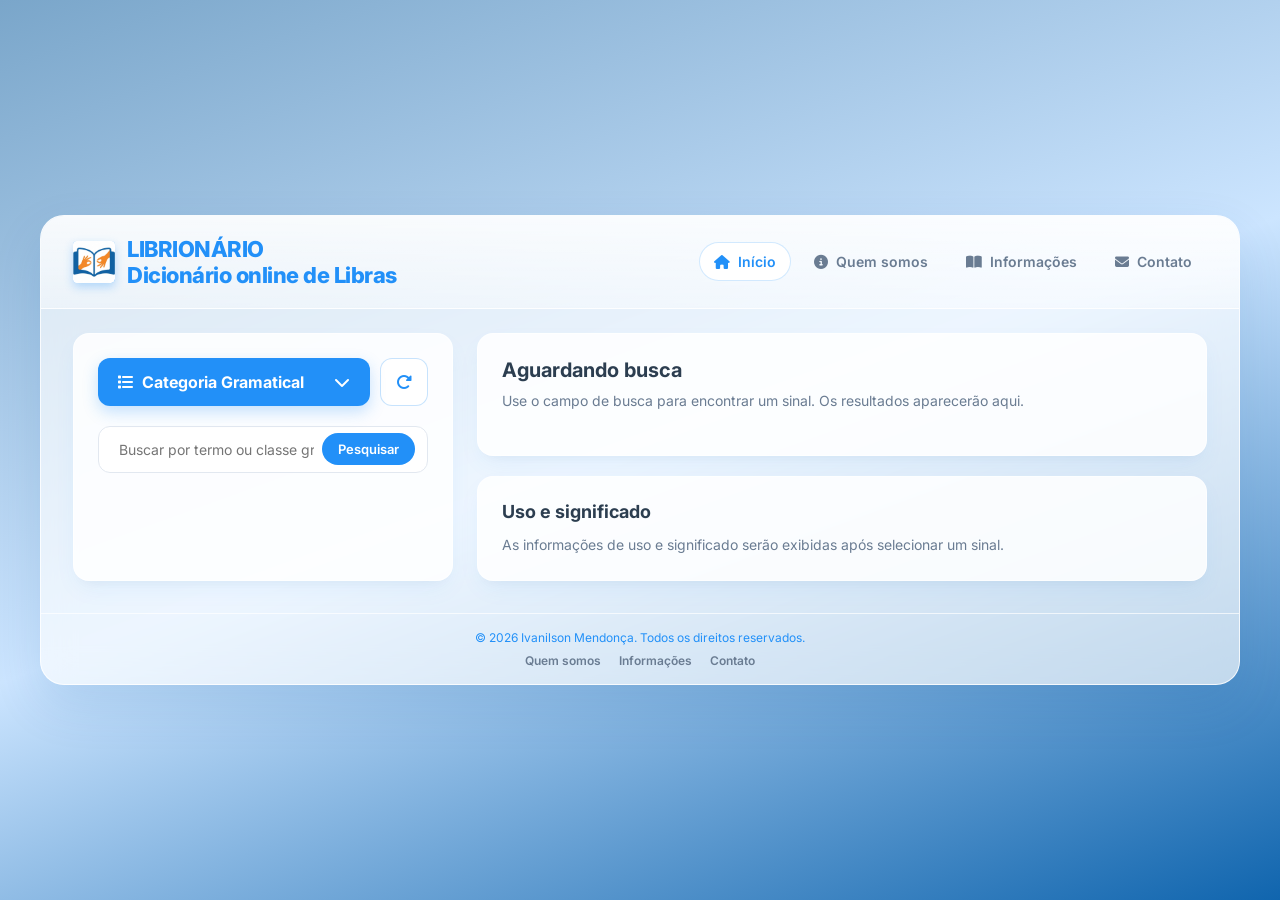
<file: index.html>
<!DOCTYPE html>
<html lang="pt-BR">

<head>
  <meta charset="UTF-8">
  <meta name="viewport" content="width=device-width, initial-scale=1.0">
  <title>Dicionário de Libras</title>
  <!-- Google Fonts: Inter -->
  <link rel="preconnect" href="https://fonts.googleapis.com">
  <link rel="preconnect" href="https://fonts.gstatic.com" crossorigin>
  <link href="https://fonts.googleapis.com/css2?family=Inter:wght@400;500;600;700;800&display=swap" rel="stylesheet">
  <!-- Font Awesome Icons -->
  <link rel="stylesheet" href="https://cdnjs.cloudflare.com/ajax/libs/font-awesome/6.4.0/css/all.min.css">
  <link rel="stylesheet" href="styles.css">
  <script src="script.js" defer></script>
</head>

<body>

  <div class="app-container">
    <!-- Header -->
    <header>
      <div class="logo-container">
        <!-- <div class="logo-icon">
          <i class="fa-solid fa-hands-asl-interpreting"></i>
        </div> -->
        <div>
          <img class="logo-icon" src="img/logo1_500px.svg" alt="Logo do Dicionário de Libras" class="logo-image">
        </div>
        <span class="logo-text">LIBRIONÁRIO <br/> Dicionário online de Libras</span>
      </div>

      <nav class="site-nav" aria-label="Navegação principal">
        <a class="site-nav-link" href="index.html" aria-current="page">
          <i class="fa-solid fa-house" aria-hidden="true"></i>
          <span>Início</span>
        </a>
        <a class="site-nav-link" href="quem-somos.html">
          <i class="fa-solid fa-circle-info" aria-hidden="true"></i>
          <span>Quem somos</span>
        </a>
        <a class="site-nav-link" href="informacoes.html">
          <i class="fa-solid fa-book-open" aria-hidden="true"></i>
          <span>Informações</span>
        </a>
        <a class="site-nav-link" href="contato.html">
          <i class="fa-solid fa-envelope" aria-hidden="true"></i>
          <span>Contato</span>
        </a>
      </nav>
    </header>

    <!-- Main Content -->
    <div class="main-content">

      <!-- Left Search Panel -->
      <div class="search-panel">
        <div class="search-actions">
          <div class="category-picker" id="categoryPicker">
            <button class="search-header-btn" id="categoryPickerBtn" type="button" aria-expanded="false"
              aria-controls="categoryMenu">
              <span><i class="fa-solid fa-list" style="margin-right: 8px;"></i><span id="categoryPickerLabel">Categoria
                  Gramatical</span></span>
              <i class="fa-solid fa-chevron-down" aria-hidden="true"></i>
            </button>
            <div class="category-menu" id="categoryMenu" role="group" aria-label="Categorias gramaticais" hidden></div>
          </div>

          <button class="action-arrow-btn" id="btnResetFilter" type="button" title="Resetar filtros"
            aria-label="Resetar filtros">
            <i class="fa-solid fa-rotate-right"></i>
          </button>
        </div>

        <form class="search-input-wrapper" id="searchForm">
          <input type="text" id="searchInput" class="search-input"
            placeholder="Buscar por termo ou classe gramatical...">
          <button class="category-tag-btn" id="categoryFilterTag" type="submit">Pesquisar</button>
        </form>

        <div class="categories-list" id="categoriesList">
          <!-- Dynamic Items inserted via JS -->
        </div>
      </div>

      <!-- Right Results Panel -->
      <div class="results-panel">

        <!-- Video & Term Result Card -->
        <div class="card">
          <div class="result-title">
            <span id="displayTerm">Aguardando busca</span>
            <span class="category-badge" id="displayCategory" hidden>Categoria</span>
          </div>
          <p class="result-description" id="displayDescription">
            Use o campo de busca para encontrar um sinal. Os resultados aparecerão aqui.
          </p>
          <!-- video painel -->
          <div class="video-container" id="videoContainer" hidden>
            <iframe id="youtubePlayer" class="video-player" src="" title="Vídeo em Libras" frameborder="0"
              allow="accelerometer; autoplay; clipboard-write; encrypted-media; gyroscope; picture-in-picture"
              allowfullscreen>
            </iframe>

            <button class="video-overlay-play" id="playBtn">
              <i class="fa-solid fa-play"></i>
            </button>

            <div class="video-controls">
              <div class="video-title">
                <i class="fa-solid fa-play-circle"></i>
                <span id="videoTitleText">Vídeo do sinal</span>
              </div>
              <!-- <div class="video-action-btns">
                <button class="video-btn" title="Expandir"><i class="fa-regular fa-square"></i></button>
                <button class="video-btn" title="Favoritar"><i class="fa-regular fa-heart"></i></button>
                <button class="video-btn" title="Compartilhar"><i class="fa-solid fa-share"></i></button>
              </div> -->
            </div>
          </div>
        </div>

        <!-- Usage & Meaning Card -->
        <div class="card usage-card">
          <h3>Uso e significado</h3>
          <p id="displayUsage">
            As informações de uso e significado serão exibidas após selecionar um sinal.
          </p>
        </div>

      </div>

    </div>

    <footer class="app-footer">
      <p>© 2026 Ivanilson Mendonça. Todos os direitos reservados.</p>
      <nav class="footer-nav" aria-label="Navegação do rodapé">
        <a href="quem-somos.html">Quem somos</a>
        <a href="informacoes.html">Informações</a>
        <a href="contato.html">Contato</a>
      </nav>
    </footer>
  </div>

  <!-- Hidden Admin Modal (Press Ctrl+Shift+A to reveal) -->
  <div class="modal-overlay" id="adminModal">
    <div class="modal-content">
      <h3>Gerenciamento do JSON</h3>
      <p>Importe ou exporte dados do arquivo <code>dados.json</code>.</p>
      <input type="file" id="jsonFileInput" accept=".json" style="margin-bottom: 20px;">
      <div class="modal-actions">
        <button class="btn-secondary" id="closeModalBtn">Fechar</button>
        <button class="btn-primary" id="exportJsonBtn">Exportar Atual</button>
      </div>
    </div>
  </div>
</body>

</html>
</file>
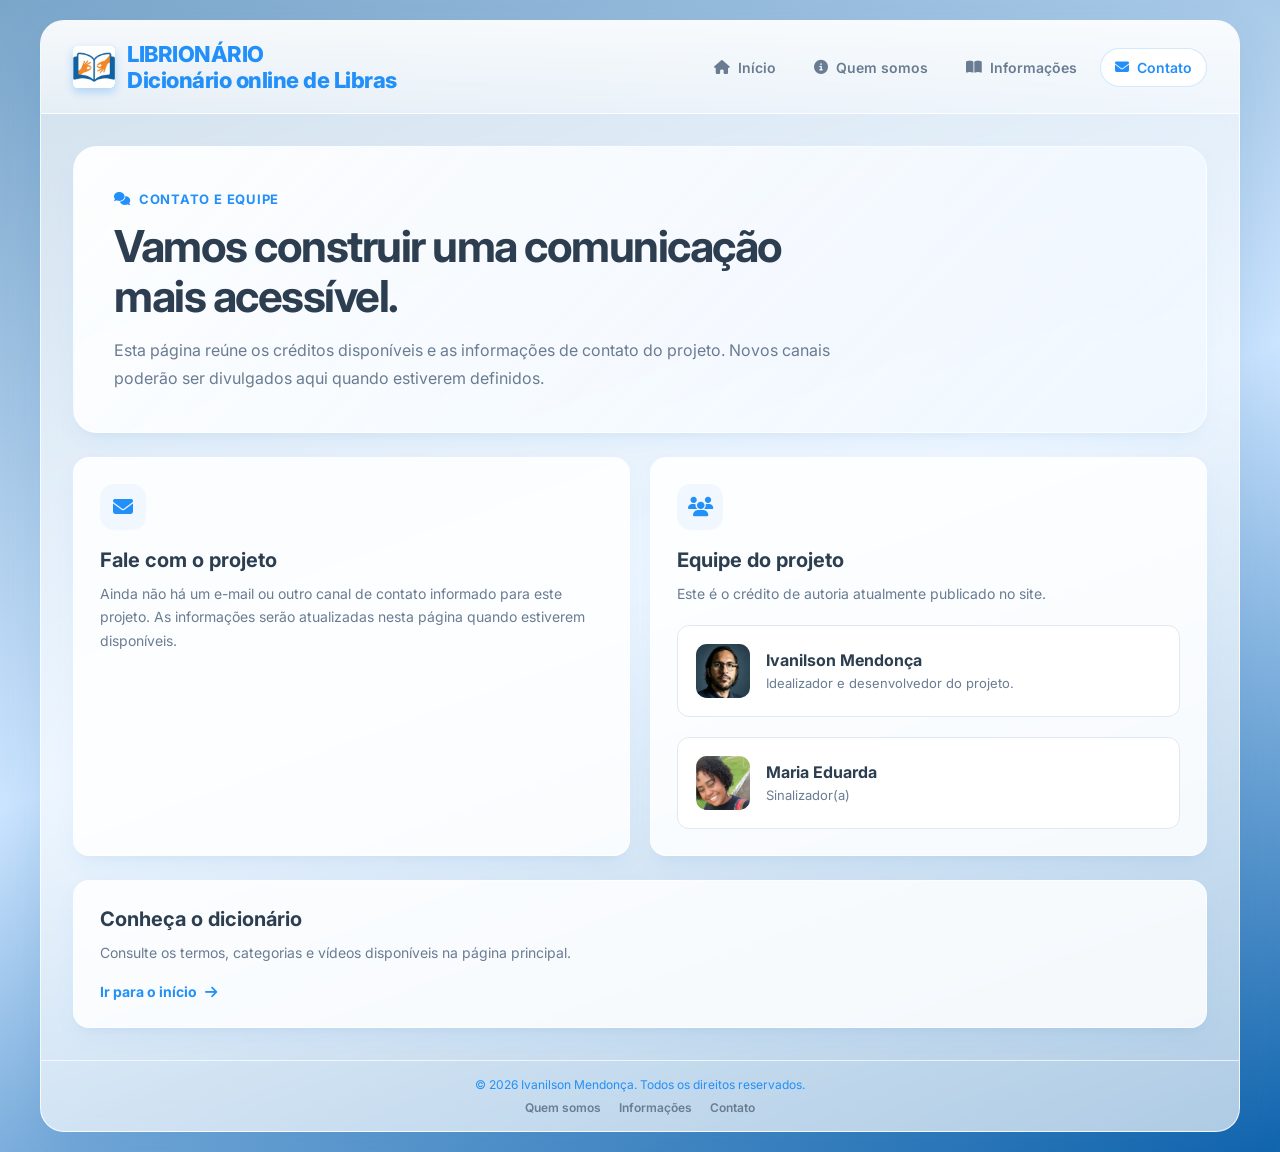
<file: contato.html>
<!DOCTYPE html>
<html lang="pt-BR">

<head>
  <meta charset="UTF-8">
  <meta name="viewport" content="width=device-width, initial-scale=1.0">
  <meta name="description" content="Informações de contato e equipe do projeto Dicionário de Libras.">
  <title>Contato | Dicionário de Libras</title>
  <link rel="preconnect" href="https://fonts.googleapis.com">
  <link rel="preconnect" href="https://fonts.gstatic.com" crossorigin>
  <link href="https://fonts.googleapis.com/css2?family=Inter:wght@400;500;600;700;800&display=swap" rel="stylesheet">
  <link rel="stylesheet" href="https://cdnjs.cloudflare.com/ajax/libs/font-awesome/6.4.0/css/all.min.css">
  <link rel="stylesheet" href="styles.css">
</head>

<body>
  <div class="app-container">
    <header>
      <a class="logo-container logo-link" href="index.html">
        <!-- <span class="logo-icon"><i class="fa-solid fa-hands-asl-interpreting" aria-hidden="true"></i></span> -->
        <img class="logo-icon" src="img/logo1_500px.svg" alt="Logo do Dicionário de Libras" class="logo-image">
        <span class="logo-text">LIBRIONÁRIO <br/> Dicionário online de Libras</span>
      </a>
      <nav class="site-nav" aria-label="Navegação principal">
        <a class="site-nav-link" href="index.html">
          <i class="fa-solid fa-house" aria-hidden="true"></i><span>Início</span>
        </a>
        <a class="site-nav-link" href="quem-somos.html">
          <i class="fa-solid fa-circle-info" aria-hidden="true"></i><span>Quem somos</span>
        </a>
        <a class="site-nav-link" href="informacoes.html">
          <i class="fa-solid fa-book-open" aria-hidden="true"></i><span>Informações</span>
        </a>
        <a class="site-nav-link" href="contato.html" aria-current="page">
          <i class="fa-solid fa-envelope" aria-hidden="true"></i><span>Contato</span>
        </a>
      </nav>
    </header>

    <main class="page-content">
      <section class="page-hero">
        <span class="page-eyebrow"><i class="fa-solid fa-comments" aria-hidden="true"></i> Contato e equipe</span>
        <h1>Vamos construir uma comunicação mais acessível.</h1>
        <p>
          Esta página reúne os créditos disponíveis e as informações de contato do projeto.
          Novos canais poderão ser divulgados aqui quando estiverem definidos.
        </p>
      </section>

      <section class="info-grid contact-grid" aria-label="Informações do projeto">
        <article class="page-card">
          <span class="info-card-icon"><i class="fa-solid fa-envelope" aria-hidden="true"></i></span>
          <h2>Fale com o projeto</h2>
          <p class="page-card-copy">
            Ainda não há um e-mail ou outro canal de contato informado para este projeto.
            As informações serão atualizadas nesta página quando estiverem disponíveis.
          </p>
        </article>

        <article class="page-card">
          <span class="info-card-icon"><i class="fa-solid fa-users" aria-hidden="true"></i></span>
          <h2>Equipe do projeto</h2>
          <p class="page-card-copy">Este é o crédito de autoria atualmente publicado no site.</p>
          <div class="team-member">
            <!-- <span class="team-member-icon"><i class="fa-solid fa-user" aria-hidden="true"></i></span> -->
            <span class="team-member-icon"><img class="equipefoto" src="img/iv2_perfil.png" alt="Foto de Ivanilson Mendonça"></span>
            <div>
              <h3>Ivanilson Mendonça</h3>
              <p>Idealizador e desenvolvedor do projeto.</p>
            </div>
          </div>

          <div class="team-member">
            <span class="team-member-icon"><img class="equipefoto" src="img/duda2_perfil.png" alt="Foto de Maria Eduarda"></span>
            <div>
              <h3>Maria Eduarda</h3>
              <p>Sinalizador(a)</p>
            </div>
          </div>
        </article>
      </section>

      <section class="page-card">
        <h2>Conheça o dicionário</h2>
        <p class="page-card-copy">
          Consulte os termos, categorias e vídeos disponíveis na página principal.
        </p>
        <a class="text-link" href="index.html">
          Ir para o início <i class="fa-solid fa-arrow-right" aria-hidden="true"></i>
        </a>
      </section>
    </main>

    <footer class="app-footer">
      <p>© 2026 Ivanilson Mendonça. Todos os direitos reservados.</p>
      <nav class="footer-nav" aria-label="Navegação do rodapé">
        <a href="quem-somos.html">Quem somos</a>
        <a href="informacoes.html">Informações</a>
        <a href="contato.html" aria-current="page">Contato</a>
      </nav>
    </footer>
  </div>
</body>

</html>
</file>
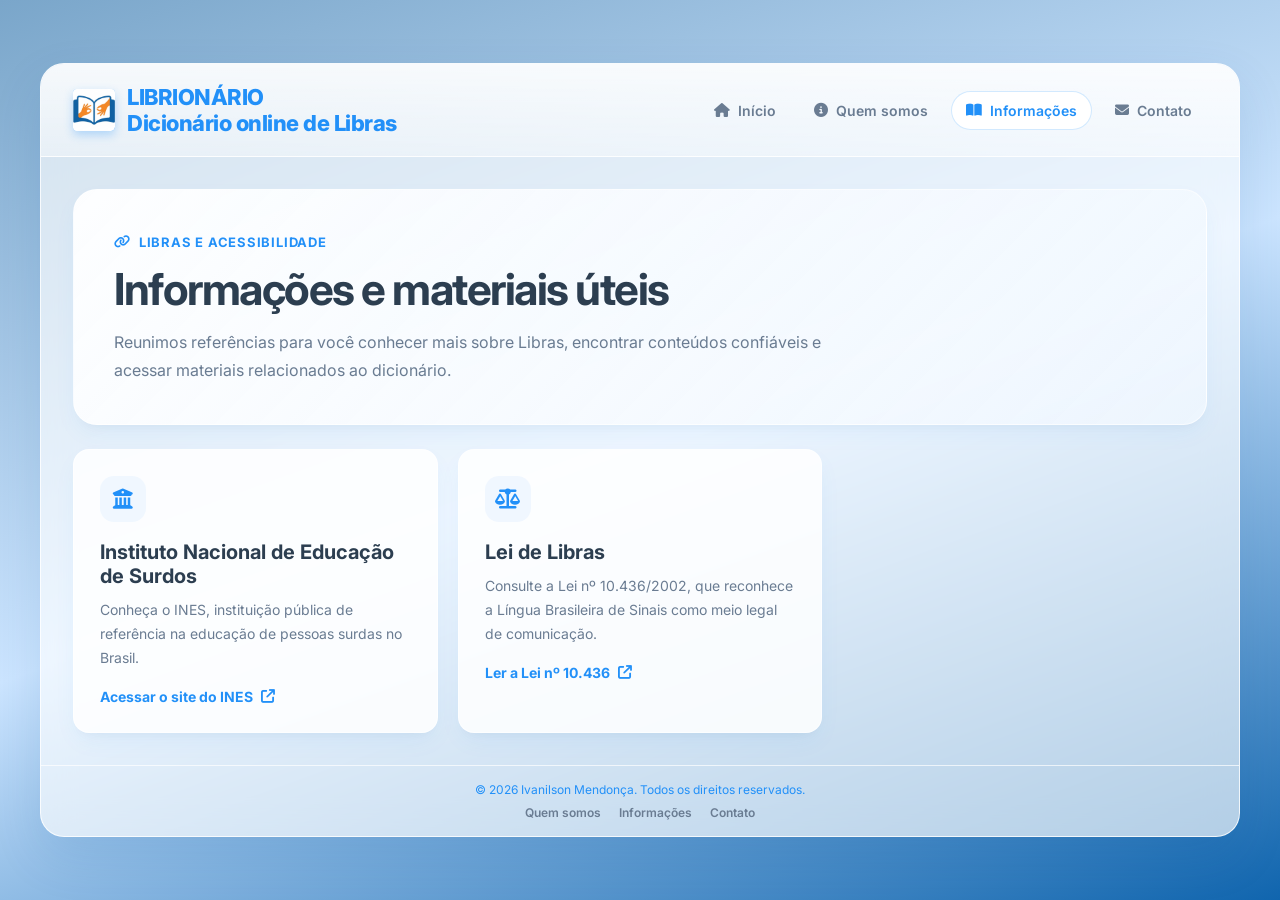
<file: informacoes.html>
<!DOCTYPE html>
<html lang="pt-BR">

<head>
  <meta charset="UTF-8">
  <meta name="viewport" content="width=device-width, initial-scale=1.0">
  <meta name="description" content="Links úteis, conteúdos e materiais para conhecer a Língua Brasileira de Sinais (Libras).">
  <title>Informações | Dicionário de Libras</title>
  <link rel="preconnect" href="https://fonts.googleapis.com">
  <link rel="preconnect" href="https://fonts.gstatic.com" crossorigin>
  <link href="https://fonts.googleapis.com/css2?family=Inter:wght@400;500;600;700;800&display=swap" rel="stylesheet">
  <link rel="stylesheet" href="https://cdnjs.cloudflare.com/ajax/libs/font-awesome/6.4.0/css/all.min.css">
  <link rel="stylesheet" href="styles.css">
</head>

<body>
  <div class="app-container">
    <header>
      <a class="logo-container logo-link" href="index.html">
        <!-- <span class="logo-icon"><i class="fa-solid fa-hands-asl-interpreting" aria-hidden="true"></i></span> -->
        <img class="logo-icon" src="img/logo1_500px.svg" alt="Logo do Dicionário de Libras" class="logo-image">
        <span class="logo-text">LIBRIONÁRIO <br/> Dicionário online de Libras</span>
      </a>
      <nav class="site-nav" aria-label="Navegação principal">
        <a class="site-nav-link" href="index.html">
          <i class="fa-solid fa-house" aria-hidden="true"></i><span>Início</span>
        </a>
        <a class="site-nav-link" href="quem-somos.html">
          <i class="fa-solid fa-circle-info" aria-hidden="true"></i><span>Quem somos</span>
        </a>
        <a class="site-nav-link" href="informacoes.html" aria-current="page">
          <i class="fa-solid fa-book-open" aria-hidden="true"></i><span>Informações</span>
        </a>
        <a class="site-nav-link" href="contato.html">
          <i class="fa-solid fa-envelope" aria-hidden="true"></i><span>Contato</span>
        </a>
      </nav>
    </header>

    <main class="page-content">
      <section class="page-hero">
        <span class="page-eyebrow"><i class="fa-solid fa-link" aria-hidden="true"></i> Libras e acessibilidade</span>
        <h1>Informações e materiais úteis</h1>
        <p>
          Reunimos referências para você conhecer mais sobre Libras, encontrar conteúdos confiáveis
          e acessar materiais relacionados ao dicionário.
        </p>
      </section>

      <section class="info-grid" aria-label="Links úteis sobre Libras">
        <article class="page-card info-card">
          <span class="info-card-icon"><i class="fa-solid fa-building-columns" aria-hidden="true"></i></span>
          <h2>Instituto Nacional de Educação de Surdos</h2>
          <p>Conheça o INES, instituição pública de referência na educação de pessoas surdas no Brasil.</p>
          <a class="text-link" href="https://www.gov.br/ines/pt-br" target="_blank" rel="noopener noreferrer">
            Acessar o site do INES <i class="fa-solid fa-arrow-up-right-from-square" aria-hidden="true"></i>
          </a>
        </article>

        <article class="page-card info-card">
          <span class="info-card-icon"><i class="fa-solid fa-scale-balanced" aria-hidden="true"></i></span>
          <h2>Lei de Libras</h2>
          <p>Consulte a Lei nº 10.436/2002, que reconhece a Língua Brasileira de Sinais como meio legal de comunicação.</p>
          <a class="text-link" href="https://www.planalto.gov.br/ccivil_03/leis/2002/l10436.htm"
            target="_blank" rel="noopener noreferrer">
            Ler a Lei nº 10.436 <i class="fa-solid fa-arrow-up-right-from-square" aria-hidden="true"></i>
          </a>
        </article>

      </section>
    </main>

    <footer class="app-footer">
      <p>© 2026 Ivanilson Mendonça. Todos os direitos reservados.</p>
      <nav class="footer-nav" aria-label="Navegação do rodapé">
        <a href="quem-somos.html">Quem somos</a>
        <a href="informacoes.html" aria-current="page">Informações</a>
        <a href="contato.html">Contato</a>
      </nav>
    </footer>
  </div>
</body>

</html>
</file>
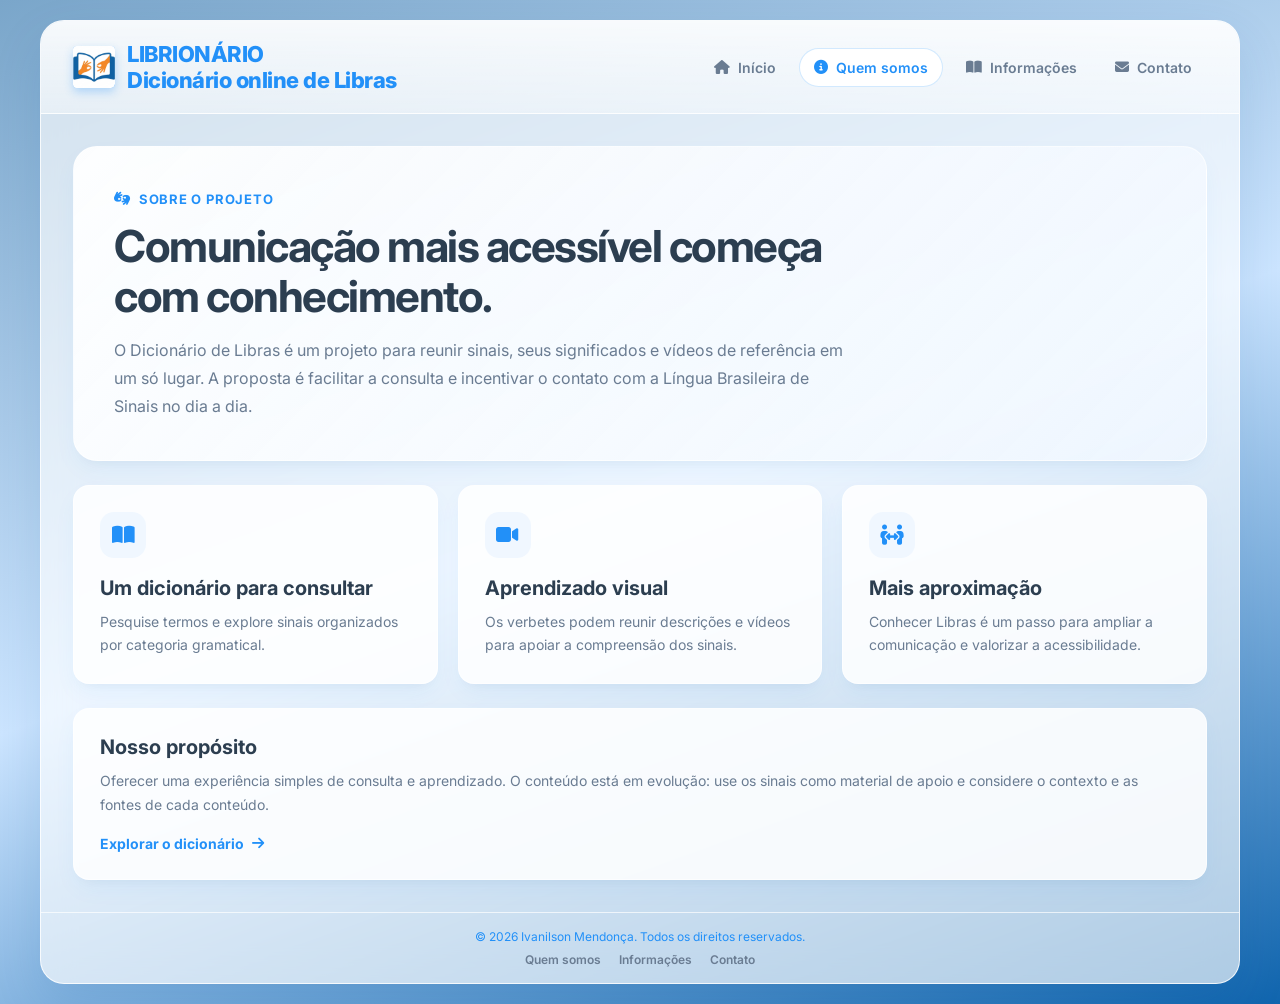
<file: quem-somos.html>
<!DOCTYPE html>
<html lang="pt-BR">

<head>
  <meta charset="UTF-8">
  <meta name="viewport" content="width=device-width, initial-scale=1.0">
  <meta name="description" content="Conheça o projeto Dicionário de Libras e sua proposta de facilitar o acesso a sinais.">
  <title>Quem somos | Dicionário de Libras</title>
  <link rel="preconnect" href="https://fonts.googleapis.com">
  <link rel="preconnect" href="https://fonts.gstatic.com" crossorigin>
  <link href="https://fonts.googleapis.com/css2?family=Inter:wght@400;500;600;700;800&display=swap" rel="stylesheet">
  <link rel="stylesheet" href="https://cdnjs.cloudflare.com/ajax/libs/font-awesome/6.4.0/css/all.min.css">
  <link rel="stylesheet" href="styles.css">
</head>

<body>
  <div class="app-container">
    <header>
      <a class="logo-container logo-link" href="index.html">
        <!-- <span class="logo-icon"><i class="fa-solid fa-hands-asl-interpreting" aria-hidden="true"></i></span> -->
        <img class="logo-icon" src="img/logo1_500px.svg" alt="Logo do Dicionário de Libras" class="logo-image">
        <span class="logo-text">LIBRIONÁRIO <br/> Dicionário online de Libras</span>
      </a>
      <nav class="site-nav" aria-label="Navegação principal">
        <a class="site-nav-link" href="index.html">
          <i class="fa-solid fa-house" aria-hidden="true"></i><span>Início</span>
        </a>
        <a class="site-nav-link" href="quem-somos.html" aria-current="page">
          <i class="fa-solid fa-circle-info" aria-hidden="true"></i><span>Quem somos</span>
        </a>
        <a class="site-nav-link" href="informacoes.html">
          <i class="fa-solid fa-book-open" aria-hidden="true"></i><span>Informações</span>
        </a>
        <a class="site-nav-link" href="contato.html">
          <i class="fa-solid fa-envelope" aria-hidden="true"></i><span>Contato</span>
        </a>
      </nav>
    </header>

    <main class="page-content">
      <section class="page-hero">
        <span class="page-eyebrow"><i class="fa-solid fa-hands-asl-interpreting" aria-hidden="true"></i> Sobre o projeto</span>
        <h1>Comunicação mais acessível começa com conhecimento.</h1>
        <p>
          O Dicionário de Libras é um projeto para reunir sinais, seus significados e vídeos de referência
          em um só lugar. A proposta é facilitar a consulta e incentivar o contato com a Língua Brasileira
          de Sinais no dia a dia.
        </p>
      </section>

      <section class="info-grid" aria-label="Sobre a iniciativa">
        <article class="page-card info-card">
          <span class="info-card-icon"><i class="fa-solid fa-book-open" aria-hidden="true"></i></span>
          <h2>Um dicionário para consultar</h2>
          <p>Pesquise termos e explore sinais organizados por categoria gramatical.</p>
        </article>
        <article class="page-card info-card">
          <span class="info-card-icon"><i class="fa-solid fa-video" aria-hidden="true"></i></span>
          <h2>Aprendizado visual</h2>
          <p>Os verbetes podem reunir descrições e vídeos para apoiar a compreensão dos sinais.</p>
        </article>
        <article class="page-card info-card">
          <span class="info-card-icon"><i class="fa-solid fa-people-arrows-left-right" aria-hidden="true"></i></span>
          <h2>Mais aproximação</h2>
          <p>Conhecer Libras é um passo para ampliar a comunicação e valorizar a acessibilidade.</p>
        </article>
      </section>

      <section class="page-card">
        <h2>Nosso propósito</h2>
        <p class="page-card-copy">
          Oferecer uma experiência simples de consulta e aprendizado. O conteúdo está em evolução:
          use os sinais como material de apoio e considere o contexto e as fontes de cada conteúdo.
        </p>
        <a class="text-link" href="index.html">
          Explorar o dicionário <i class="fa-solid fa-arrow-right" aria-hidden="true"></i>
        </a>
      </section>
    </main>

    <footer class="app-footer">
      <p>© 2026 Ivanilson Mendonça. Todos os direitos reservados.</p>
      <nav class="footer-nav" aria-label="Navegação do rodapé">
        <a href="quem-somos.html" aria-current="page">Quem somos</a>
        <a href="informacoes.html">Informações</a>
        <a href="contato.html">Contato</a>
      </nav>
    </footer>
  </div>
</body>

</html>
</file>
<file: styles.css>
:root {
      --bg-gradient: linear-gradient(160deg, #7aa6ca 0%, #cce5ff 50%, #1065ae 100%);
      --card-bg: rgba(255, 255, 255, 0.85);
      --card-border: rgba(255, 255, 255, 0.6);
      --primary-blue: #2290f8;
      --primary-blue-hover: #1877d5;
      --light-blue: #f0f7ff;
      --text-main: #2c3e50;
      --text-muted: #6a7c92;
      --border-color: #e2e8f0;
      --shadow-soft: 0 10px 25px -5px rgba(34, 144, 248, 0.08), 0 8px 10px -6px rgba(0, 0, 0, 0.03);
      --shadow-hover: 0 15px 30px -5px rgba(34, 144, 248, 0.15);
      --radius-lg: 24px;
      --radius-md: 16px;
      --radius-sm: 12px;
    }

    * {
      box-sizing: border-box;
      margin: 0;
      padding: 0;
      font-family: 'Inter', sans-serif;
    }

    body {
      background: var(--bg-gradient);
      min-height: 100vh;
      display: flex;
      justify-content: center;
      align-items: center;
      padding: 20px;
      color: var(--text-main);
    }

    .app-container {
      width: 100%;
      max-width: 1200px;
      background: rgba(255, 255, 255, 0.65);
      backdrop-filter: blur(16px);
      -webkit-backdrop-filter: blur(16px);
      border: 1px solid rgba(255, 255, 255, 0.8);
      border-radius: var(--radius-lg);
      box-shadow: 0 20px 50px rgba(0, 80, 160, 0.12);
      overflow: hidden;
      display: flex;
      flex-direction: column;
    }

    /* Header */
    header {
      display: flex;
      justify-content: space-between;
      align-items: center;
      padding: 20px 32px;
      background: linear-gradient(180deg, rgba(255, 255, 255, 0.8) 0%, rgba(255, 255, 255, 0.4) 100%);
      border-bottom: 1px solid rgba(255, 255, 255, 0.6);
    }

    .logo-container {
      display: flex;
      align-items: center;
      gap: 12px;
    }

    .logo-link {
      text-decoration: none;
    }

    .logo-icon {
      width: 42px;
      height: 42px;
      background: var(--primary-blue);
      color: white;
      border-radius: 10%;
      display: flex;
      align-items: center;
      justify-content: center;
      font-size: 20px;
      box-shadow: 0 4px 10px rgba(34, 144, 248, 0.3);
    }

    .logo-text {
      font-size: 22px;
      font-weight: 800;
      color: var(--primary-blue);
      letter-spacing: -0.5px;
    }

    .header-actions {
      display: flex;
      align-items: center;
      gap: 16px;
    }

    .site-nav {
      display: flex;
      align-items: center;
      gap: 8px;
    }

    .site-nav-link {
      display: inline-flex;
      align-items: center;
      gap: 8px;
      padding: 10px 14px;
      border: 1px solid transparent;
      border-radius: 999px;
      color: var(--text-muted);
      font-size: 14px;
      font-weight: 600;
      text-decoration: none;
      transition: background 0.2s ease, color 0.2s ease, border-color 0.2s ease;
    }

    .site-nav-link:hover,
    .site-nav-link[aria-current="page"] {
      background: white;
      border-color: rgba(34, 144, 248, 0.2);
      color: var(--primary-blue);
    }

    .icon-btn {
      background: rgba(255, 255, 255, 0.9);
      border: 1px solid var(--border-color);
      width: 40px;
      height: 40px;
      border-radius: 50%;
      display: flex;
      align-items: center;
      justify-content: center;
      color: var(--text-muted);
      cursor: pointer;
      transition: all 0.2s ease;
      position: relative;
    }

    .icon-btn:hover {
      background: var(--primary-blue);
      color: white;
      border-color: var(--primary-blue);
      transform: translateY(-2px);
    }

    .badge-dot {
      position: absolute;
      top: 8px;
      right: 8px;
      width: 8px;
      height: 8px;
      background-color: #ff4757;
      border-radius: 50%;
      border: 2px solid white;
    }

    /* Main Content Layout */
    .main-content {
      display: grid;
      grid-template-columns: 380px 1fr;
      gap: 24px;
      padding: 24px 32px 32px 32px;
    }

    .app-footer {
      padding: 16px 32px;
      border-top: 1px solid rgba(255, 255, 255, 0.7);
      color: var(--primary-blue);
      text-align: center;
      font-size: 12px;
    }

    .footer-nav {
      display: flex;
      justify-content: center;
      gap: 18px;
      margin-top: 8px;
    }

    .footer-nav a {
      color: var(--text-muted);
      font-weight: 600;
      text-decoration: none;
    }

    .footer-nav a:hover {
      color: var(--primary-blue);
    }

    .page-content {
      display: flex;
      flex-direction: column;
      gap: 24px;
      padding: 32px;
    }

    .page-hero {
      position: relative;
      overflow: hidden;
      padding: 40px;
      background: linear-gradient(135deg, rgba(255, 255, 255, 0.94), rgba(240, 247, 255, 0.82));
      border: 1px solid var(--card-border);
      border-radius: var(--radius-lg);
      box-shadow: var(--shadow-soft);
    }

    .page-eyebrow {
      display: inline-flex;
      align-items: center;
      gap: 8px;
      margin-bottom: 14px;
      color: var(--primary-blue);
      font-size: 13px;
      font-weight: 700;
      letter-spacing: 0.06em;
      text-transform: uppercase;
    }

    .page-hero h1 {
      max-width: 720px;
      margin-bottom: 14px;
      color: var(--text-main);
      font-size: clamp(30px, 5vw, 44px);
      letter-spacing: -1.5px;
      line-height: 1.15;
    }

    .page-hero p {
      max-width: 740px;
      color: var(--text-muted);
      font-size: 16px;
      line-height: 1.75;
    }

    .info-grid {
      display: grid;
      grid-template-columns: repeat(3, minmax(0, 1fr));
      gap: 20px;
    }

    .contact-grid {
      grid-template-columns: repeat(2, minmax(0, 1fr));
    }

    .info-card {
      min-height: 190px;
    }

    .info-card-icon {
      display: grid;
      width: 46px;
      height: 46px;
      margin-bottom: 18px;
      place-items: center;
      border-radius: 14px;
      background: var(--light-blue);
      color: var(--primary-blue);
      font-size: 20px;
    }

    .info-card h2,
    .page-section-title {
      margin-bottom: 10px;
      color: var(--text-main);
      font-size: 19px;
    }

    .info-card p,
    .page-card-copy {
      color: var(--text-muted);
      font-size: 14px;
      line-height: 1.7;
    }

    .page-card {
      background: var(--card-bg);
      border: 1px solid var(--card-border);
      border-radius: var(--radius-md);
      padding: 26px;
      box-shadow: var(--shadow-soft);
    }

    .page-card h2 {
      margin-bottom: 10px;
      color: var(--text-main);
      font-size: 20px;
    }

    .team-member {
      display: flex;
      align-items: center;
      gap: 16px;
      margin-top: 20px;
      padding: 18px;
      background: white;
      border: 1px solid var(--border-color);
      border-radius: var(--radius-sm);
    }

    .team-member-icon {
      display: grid;
      width: 54px;
      height: 54px;
      flex: 0 0 54px;
      place-items: center;
      border-radius: 50%;
      background: var(--light-blue);
      color: var(--primary-blue);
      font-size: 22px;
    }

    .equipefoto{
      width: 54px;
      height: 54px;
      border-radius: 20%;
      object-fit: cover;
    }

    .team-member h3 {
      margin-bottom: 4px;
      font-size: 16px;
    }

    .team-member p {
      color: var(--text-muted);
      font-size: 13px;
      line-height: 1.5;
    }

    .text-link {
      display: inline-flex;
      align-items: center;
      gap: 8px;
      margin-top: 18px;
      color: var(--primary-blue);
      font-size: 14px;
      font-weight: 700;
      text-decoration: none;
    }

    .text-link:hover {
      color: var(--primary-blue-hover);
    }

    /* Left Panel: Search & Categories */
    .search-panel {
      background: var(--card-bg);
      border: 1px solid var(--card-border);
      border-radius: var(--radius-md);
      padding: 24px;
      box-shadow: var(--shadow-soft);
      display: flex;
      flex-direction: column;
      gap: 20px;
    }

    .search-actions {
      display: flex;
      align-items: stretch;
      gap: 10px;
    }

    .category-picker {
      position: relative;
      flex: 1;
      min-width: 0;
    }

    .search-header-btn {
      width: 100%;
      background: var(--primary-blue);
      color: white;
      border: none;
      padding: 14px 20px;
      border-radius: var(--radius-sm);
      font-size: 16px;
      font-weight: 700;
      display: flex;
      align-items: center;
      justify-content: space-between;
      cursor: pointer;
      box-shadow: 0 6px 15px rgba(34, 144, 248, 0.25);
    }

    .category-menu {
      position: absolute;
      top: calc(100% + 8px);
      left: 0;
      right: 0;
      z-index: 10;
      display: flex;
      flex-direction: column;
      max-height: 240px;
      overflow-y: auto;
      padding: 6px;
      background: white;
      border: 1px solid var(--border-color);
      border-radius: var(--radius-sm);
      box-shadow: var(--shadow-hover);
    }

    .category-menu[hidden] {
      display: none;
    }

    .category-option {
      padding: 10px 12px;
      background: transparent;
      border: none;
      border-radius: 8px;
      color: var(--text-main);
      text-align: left;
      font-size: 14px;
      cursor: pointer;
    }

    .category-option:hover,
    .category-option[aria-pressed="true"] {
      background: var(--light-blue);
      color: var(--primary-blue);
    }

    .action-arrow-btn {
      width: 48px;
      flex-shrink: 0;
      background: white;
      color: var(--primary-blue);
      border: 1px solid rgba(34, 144, 248, 0.25);
      border-radius: var(--radius-sm);
      font-size: 16px;
      cursor: pointer;
      transition: background 0.2s ease, color 0.2s ease, border-color 0.2s ease, transform 0.2s ease;
    }

    .action-arrow-btn:hover {
      background: var(--light-blue);
      border-color: var(--primary-blue);
      transform: translateY(-1px);
    }

    .action-arrow-btn:focus-visible {
      outline: 3px solid rgba(34, 144, 248, 0.25);
      outline-offset: 2px;
    }

    .search-input-wrapper {
      display: flex;
      align-items: center;
      background: white;
      border: 1px solid var(--border-color);
      border-radius: var(--radius-sm);
      padding: 6px 12px;
      transition: border-color 0.2s;
    }

    .search-input-wrapper:focus-within {
      border-color: var(--primary-blue);
      box-shadow: 0 0 0 3px rgba(34, 144, 248, 0.15);
    }

    .search-input {
      border: none;
      outline: none;
      width: 100%;
      padding: 8px;
      font-size: 14px;
      color: var(--text-main);
    }

    .category-tag-btn {
      background: var(--primary-blue);
      color: white;
      border: none;
      padding: 8px 16px;
      border-radius: 20px;
      font-size: 13px;
      font-weight: 600;
      cursor: pointer;
    }

    /* Scrollable Categories / Term List */
    .categories-list {
      display: flex;
      flex-direction: column;
      gap: 8px;
      max-height: 420px;
      overflow-y: auto;
      padding-right: 4px;
    }

    .categories-list::-webkit-scrollbar {
      width: 5px;
    }

    .categories-list::-webkit-scrollbar-thumb {
      background: #cbd5e1;
      border-radius: 10px;
    }

    .category-item {
      display: flex;
      align-items: center;
      gap: 12px;
      padding: 12px 16px;
      border-radius: var(--radius-sm);
      cursor: pointer;
      transition: all 0.2s ease;
      user-select: none;
      border: 1px solid transparent;
    }

    .category-item:hover {
      background: var(--light-blue);
    }

    .category-item.active {
      background: white;
      border-color: rgba(34, 144, 248, 0.2);
      box-shadow: 0 4px 12px rgba(0, 0, 0, 0.03);
    }

    .radio-circle {
      width: 18px;
      height: 18px;
      border: 2px solid #cbd5e1;
      border-radius: 50%;
      display: flex;
      align-items: center;
      justify-content: center;
      transition: all 0.2s;
      flex-shrink: 0;
    }

    .category-item.active .radio-circle {
      border-color: var(--primary-blue);
    }

    .radio-circle::after {
      content: '';
      width: 10px;
      height: 10px;
      background: var(--primary-blue);
      border-radius: 50%;
      opacity: 0;
      transform: scale(0);
      transition: all 0.2s;
    }

    .category-item.active .radio-circle::after {
      opacity: 1;
      transform: scale(1);
    }

    .category-info {
      display: flex;
      flex-direction: column;
      overflow: hidden;
    }

    .category-name {
      font-size: 15px;
      font-weight: 600;
      color: var(--text-main);
      white-space: nowrap;
      overflow: hidden;
      text-overflow: ellipsis;
    }

    .category-type {
      font-size: 11px;
      color: var(--text-muted);
      text-transform: uppercase;
      letter-spacing: 0.5px;
    }

    /* Right Panel: Results & Video */
    .results-panel {
      display: flex;
      flex-direction: column;
      gap: 20px;
    }

    .card {
      background: var(--card-bg);
      border: 1px solid var(--card-border);
      border-radius: var(--radius-md);
      padding: 24px;
      box-shadow: var(--shadow-soft);
    }

    .result-title {
      font-size: 20px;
      font-weight: 700;
      margin-bottom: 8px;
      display: flex;
      align-items: center;
      gap: 10px;
    }

    .category-badge {
      font-size: 12px;
      background: var(--light-blue);
      color: var(--primary-blue);
      padding: 4px 10px;
      border-radius: 12px;
      font-weight: 600;
      border: 1px solid rgba(34, 144, 248, 0.2);
    }

    .result-description {
      color: var(--text-muted);
      font-size: 14px;
      line-height: 1.5;
      margin-bottom: 20px;
    }

    /* Video Player Container */
    .video-container {
      position: relative;
      width: 100%;
      padding-top: 56.25%;
      /* Proporção 16:9 ideal para o YouTube */
      background: #1e293b;
      border-radius: var(--radius-sm);
      overflow: hidden;
    }

    .video-player {
      position: absolute;
      top: 0;
      left: 0;
      width: 100%;
      height: 100%;
      border: none;
    }

    .video-overlay-play {
      position: absolute;
      width: 64px;
      height: 64px;
      background: rgba(255, 255, 255, 0.85);
      backdrop-filter: blur(4px);
      border-radius: 50%;
      display: flex;
      align-items: center;
      justify-content: center;
      color: var(--primary-blue);
      font-size: 24px;
      cursor: pointer;
      transition: transform 0.2s, background 0.2s;
      box-shadow: 0 8px 20px rgba(0, 0, 0, 0.2);
      border: none;
    }

    .video-overlay-play:hover {
      transform: scale(1.1);
      background: white;
    }

    .video-controls {
      position: absolute;
      bottom: 0;
      left: 0;
      right: 0;
      padding: 16px 20px;
      background: linear-gradient(transparent, rgba(0, 0, 0, 0.7));
      display: flex;
      align-items: center;
      justify-content: space-between;
      color: white;
    }

    .video-title {
      font-size: 14px;
      font-weight: 600;
      display: flex;
      align-items: center;
      gap: 8px;
    }

    .video-action-btns {
      display: flex;
      gap: 12px;
    }

    .video-btn {
      background: none;
      border: none;
      color: rgba(255, 255, 255, 0.8);
      font-size: 16px;
      cursor: pointer;
      transition: color 0.2s;
    }

    .video-btn:hover {
      color: white;
    }

    /* Usage and Meaning Section */
    .usage-card h3 {
      font-size: 18px;
      font-weight: 700;
      margin-bottom: 12px;
    }

    .usage-card p {
      font-size: 14px;
      color: var(--text-muted);
      line-height: 1.6;
    }

    /* Hidden Admin Modal Style */
    .modal-overlay {
      display: none;
      position: fixed;
      top: 0;
      left: 0;
      right: 0;
      bottom: 0;
      background: rgba(0, 0, 0, 0.5);
      z-index: 999;
      justify-content: center;
      align-items: center;
      backdrop-filter: blur(4px);
    }

    .modal-content {
      background: white;
      padding: 30px;
      border-radius: var(--radius-md);
      width: 90%;
      max-width: 500px;
      box-shadow: 0 20px 40px rgba(0, 0, 0, 0.2);
    }

    .modal-content h3 {
      margin-bottom: 15px;
    }

    .modal-content p {
      font-size: 14px;
      color: var(--text-muted);
      margin-bottom: 20px;
    }

    .modal-actions {
      display: flex;
      gap: 10px;
      justify-content: flex-end;
    }

    .btn-secondary {
      background: #e2e8f0;
      border: none;
      padding: 10px 16px;
      border-radius: 8px;
      cursor: pointer;
      font-weight: 600;
    }

    .btn-primary {
      background: var(--primary-blue);
      color: white;
      border: none;
      padding: 10px 16px;
      border-radius: 8px;
      cursor: pointer;
      font-weight: 600;
    }

    /* Responsive Breakpoints */
    @media (max-width: 900px) {
      .main-content {
        grid-template-columns: 1fr;
      }

      .categories-list {
        max-height: 250px;
      }

      .info-grid {
        grid-template-columns: 1fr;
      }
    }

    @media (max-width: 600px) {
      body {
        padding: 10px;
      }

      header {
        padding: 16px;
      }

      .main-content {
        padding: 16px;
      }

      .page-content {
        gap: 16px;
        padding: 16px;
      }

      .page-hero {
        padding: 26px 22px;
      }

      .page-card {
        padding: 22px;
      }

      header {
        align-items: flex-start;
        flex-direction: column;
        gap: 16px;
      }

      .site-nav {
        width: 100%;
        flex-wrap: wrap;
        gap: 4px;
      }

      .site-nav-link {
        padding: 9px 10px;
        font-size: 13px;
      }

      .video-container {
        height: 220px;
      }
    }
</file>
